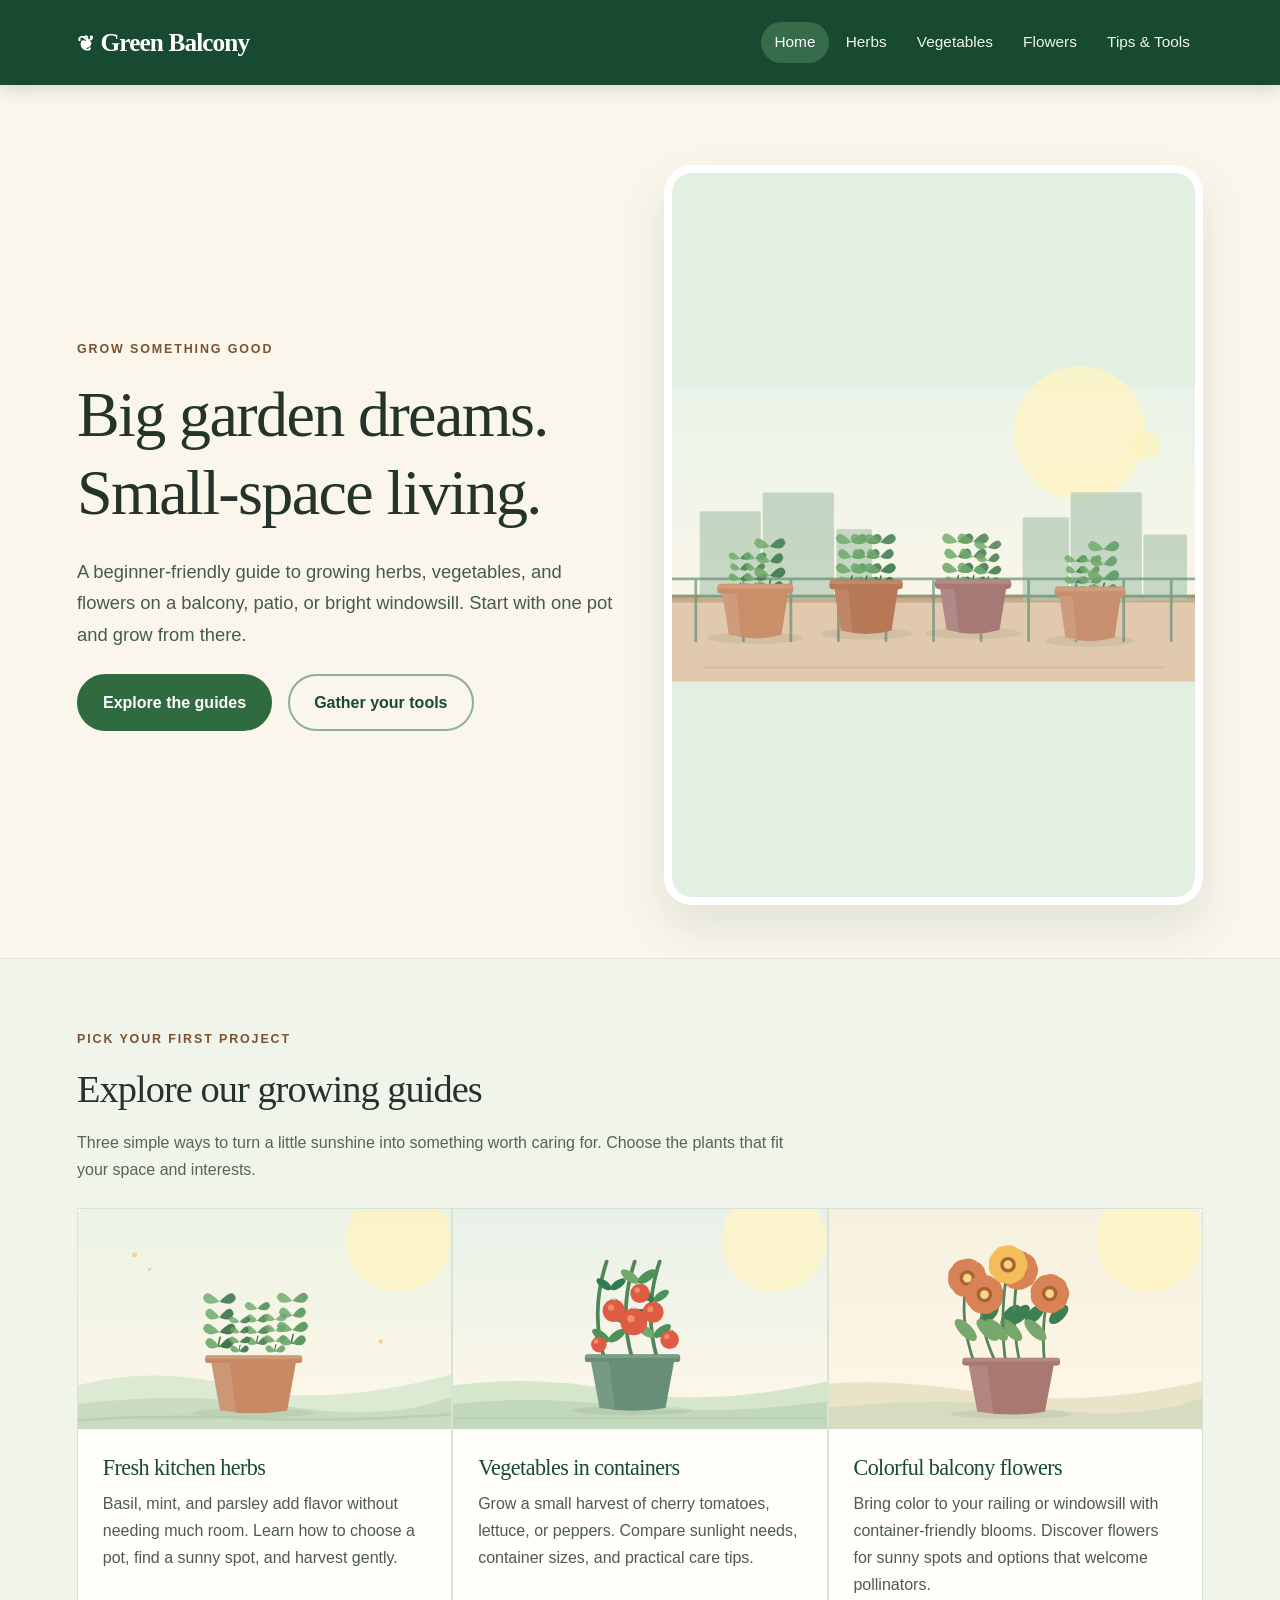
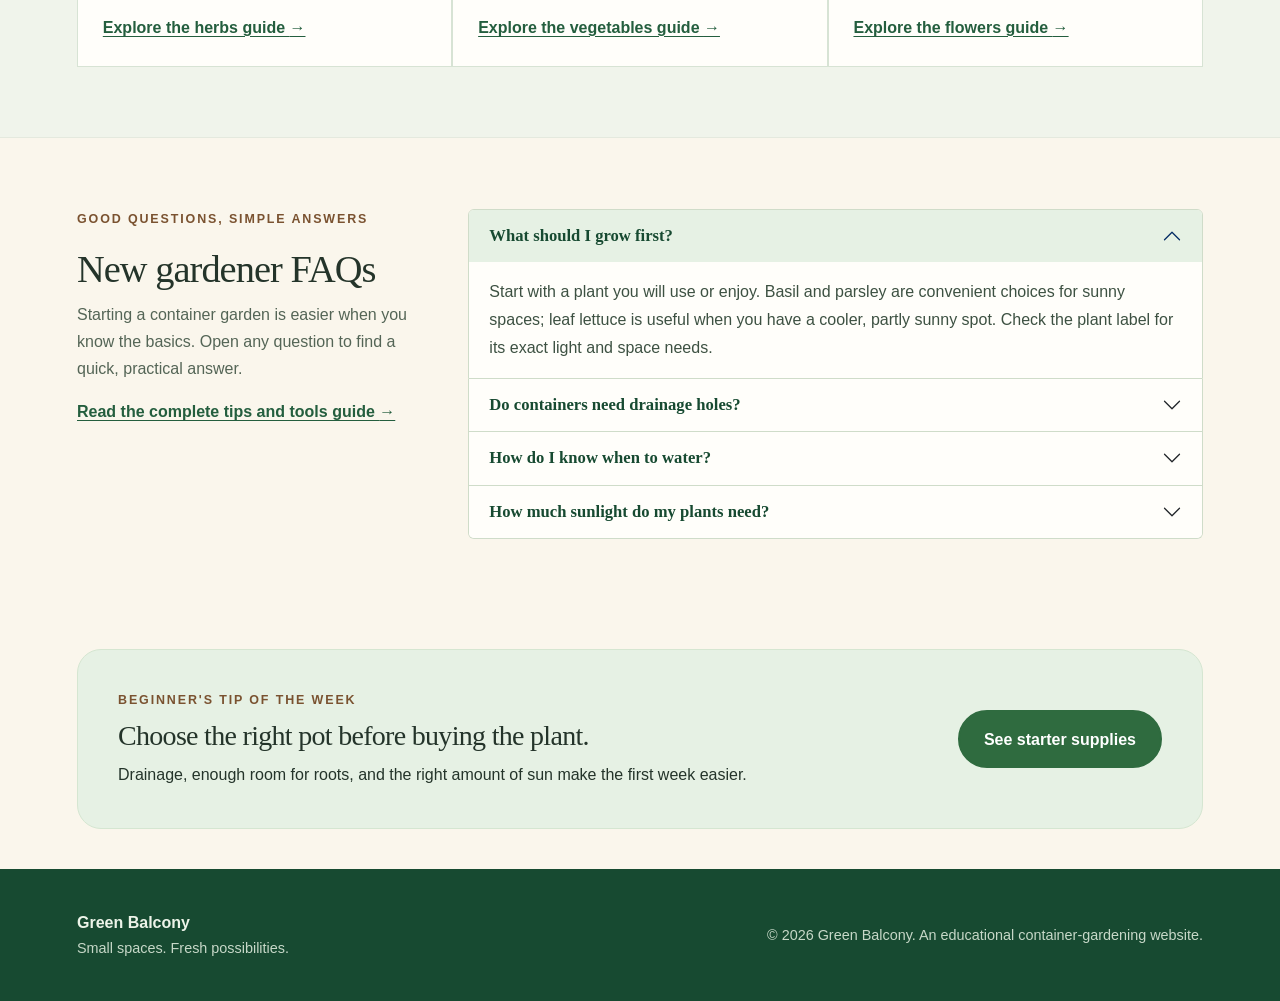
<file: index.html>
<!doctype html>
<html lang="en">
<head>
  <meta charset="utf-8">
  <meta name="viewport" content="width=device-width, initial-scale=1">
  <meta name="description" content="A beginner-friendly Green Balcony guide to growing herbs, vegetables and flowers in small spaces.">
  <title>Home | Green Balcony</title>
  <link href="https://cdn.jsdelivr.net/npm/bootstrap@5.3.8/dist/css/bootstrap.min.css" rel="stylesheet" integrity="sha384-sRIl4kxILFvY47J16cr9ZwB07vP4J8+LH7qKQnuqkuIAvNWLzeN8tE5YBujZqJLB" crossorigin="anonymous">
  <link rel="stylesheet" href="styles.css">
</head>
<body>
  <a class="skip-link" href="#main-content">Skip to main content</a>
  <header class="site-header">
    <nav class="navbar navbar-expand-lg navbar-dark" aria-label="Main navigation">
      <div class="container">
        <a class="navbar-brand text-white" href="index.html"><span class="brand-leaf" aria-hidden="true">❦</span>Green Balcony</a>
        <button class="navbar-toggler" type="button" data-bs-toggle="collapse" data-bs-target="#primaryNav" aria-controls="primaryNav" aria-expanded="false" aria-label="Toggle navigation"><span class="navbar-toggler-icon"></span></button>
        <div class="collapse navbar-collapse" id="primaryNav"><ul class="navbar-nav ms-auto gap-lg-1"><li class="nav-item"><a class="nav-link active" href="index.html" aria-current="page">Home</a></li><li class="nav-item"><a class="nav-link " href="herbs.html" >Herbs</a></li><li class="nav-item"><a class="nav-link " href="vegetables.html" >Vegetables</a></li><li class="nav-item"><a class="nav-link " href="flowers.html" >Flowers</a></li><li class="nav-item"><a class="nav-link " href="tips.html" >Tips &amp; Tools</a></li></ul></div>
      </div>
    </nav>
  </header>
  <main id="main-content" class="site-main">
    <section class="hero">
      <div class="container"><div class="row g-5 align-items-center">
        <div class="col-lg-6"><p class="eyebrow">Grow something good</p><h1>Big garden dreams.<br>Small-space living.</h1>
          <p class="hero-intro mt-4">A beginner-friendly guide to growing herbs, vegetables, and flowers on a balcony, patio, or bright windowsill. Start with one pot and grow from there.</p>
          <div class="d-flex flex-wrap gap-3 mt-4"><a class="btn-garden" href="#grow-guides">Explore the guides</a><a class="btn-garden btn-outline-garden" href="tips.html">Gather your tools</a></div>
        </div>
        <div class="col-lg-6"><img class="hero-art" src="images/balcony-hero.svg" width="1320" height="740" alt="Illustration of a sunny city balcony lined with potted green plants"></div>
      </div></div>
    </section>
    <section id="grow-guides" class="section-pad section-muted" aria-labelledby="guide-heading">
      <div class="container">
        <p class="eyebrow">Pick your first project</p><h2 id="guide-heading" class="mb-3">Explore our growing guides</h2>
        <p class="section-lede mb-4">Three simple ways to turn a little sunshine into something worth caring for. Choose the plants that fit your space and interests.</p>
        <!-- REQUIRED BOOTSTRAP COMPONENT: responsive card-group with three real, local images -->
        <div class="card-group" aria-label="Gardening guide card group">
          <article class="card feature-card">
            <img src="images/herbs.svg" class="card-img-top" width="1200" height="730" alt="Illustration of leafy basil and herbs growing in a terracotta container">
            <div class="card-body"><h3 class="card-title">Fresh kitchen herbs</h3><p class="card-text">Basil, mint, and parsley add flavor without needing much room. Learn how to choose a pot, find a sunny spot, and harvest gently.</p></div>
            <div class="card-footer"><a class="text-link" href="herbs.html">Explore the herbs guide <span aria-hidden="true">→</span></a></div>
          </article>
          <article class="card feature-card">
            <img src="images/vegetables.svg" class="card-img-top" width="1200" height="730" alt="Illustration of red cherry tomatoes growing on leafy stems in a balcony pot">
            <div class="card-body"><h3 class="card-title">Vegetables in containers</h3><p class="card-text">Grow a small harvest of cherry tomatoes, lettuce, or peppers. Compare sunlight needs, container sizes, and practical care tips.</p></div>
            <div class="card-footer"><a class="text-link" href="vegetables.html">Explore the vegetables guide <span aria-hidden="true">→</span></a></div>
          </article>
          <article class="card feature-card">
            <img src="images/flowers.svg" class="card-img-top" width="1200" height="730" alt="Illustration of golden-orange flowers blooming above a planter">
            <div class="card-body"><h3 class="card-title">Colorful balcony flowers</h3><p class="card-text">Bring color to your railing or windowsill with container-friendly blooms. Discover flowers for sunny spots and options that welcome pollinators.</p></div>
            <div class="card-footer"><a class="text-link" href="flowers.html">Explore the flowers guide <span aria-hidden="true">→</span></a></div>
          </article>
        </div>
      </div>
    </section>
    <section id="common-questions" class="section-pad" aria-labelledby="faq-heading">
      <div class="container"><div class="row gy-4 gx-lg-5">
        <div class="col-lg-4"><p class="eyebrow">Good questions, simple answers</p><h2 id="faq-heading">New gardener FAQs</h2>
        <p class="section-lede">Starting a container garden is easier when you know the basics. Open any question to find a quick, practical answer.</p>
        <a class="text-link" href="tips.html">Read the complete tips and tools guide <span aria-hidden="true">→</span></a></div>
        <div class="col-lg-8">
          <!-- REQUIRED BOOTSTRAP COMPONENT: functioning accordion (Bootstrap JS bundle below) -->
          <div class="accordion" id="gardenFaq">
            <div class="accordion-item"><h3 class="accordion-header" id="faqHeadingOne"><button class="accordion-button" type="button" data-bs-toggle="collapse" data-bs-target="#faqCollapseOne" aria-expanded="true" aria-controls="faqCollapseOne">What should I grow first?</button></h3><div id="faqCollapseOne" class="accordion-collapse collapse show" aria-labelledby="faqHeadingOne" data-bs-parent="#gardenFaq"><div class="accordion-body">Start with a plant you will use or enjoy. Basil and parsley are convenient choices for sunny spaces; leaf lettuce is useful when you have a cooler, partly sunny spot. Check the plant label for its exact light and space needs.</div></div></div>
            <div class="accordion-item"><h3 class="accordion-header" id="faqHeadingTwo"><button class="accordion-button collapsed" type="button" data-bs-toggle="collapse" data-bs-target="#faqCollapseTwo" aria-expanded="false" aria-controls="faqCollapseTwo">Do containers need drainage holes?</button></h3><div id="faqCollapseTwo" class="accordion-collapse collapse" aria-labelledby="faqHeadingTwo" data-bs-parent="#gardenFaq"><div class="accordion-body">Yes. Most standard planters need drainage holes so extra water can escape. Choose lightweight potting mix rather than digging up heavy garden soil, and keep saucers emptied after watering.</div></div></div>
            <div class="accordion-item"><h3 class="accordion-header" id="faqHeadingThree"><button class="accordion-button collapsed" type="button" data-bs-toggle="collapse" data-bs-target="#faqCollapseThree" aria-expanded="false" aria-controls="faqCollapseThree">How do I know when to water?</button></h3><div id="faqCollapseThree" class="accordion-collapse collapse" aria-labelledby="faqHeadingThree" data-bs-parent="#gardenFaq"><div class="accordion-body">Feel the potting mix just below the surface. Water according to the plant's needs when it begins to dry, and continue until excess water exits the drainage holes. Hot, windy balconies often dry out faster.</div></div></div>
            <div class="accordion-item"><h3 class="accordion-header" id="faqHeadingFour"><button class="accordion-button collapsed" type="button" data-bs-toggle="collapse" data-bs-target="#faqCollapseFour" aria-expanded="false" aria-controls="faqCollapseFour">How much sunlight do my plants need?</button></h3><div id="faqCollapseFour" class="accordion-collapse collapse" aria-labelledby="faqHeadingFour" data-bs-parent="#gardenFaq"><div class="accordion-body">Many fruiting vegetables need around six or more hours of direct sun. Leafy greens often tolerate less. Observe your space over a day, then use the plant tag and local growing guidance to match plants to available light.</div></div></div>
          </div>
        </div>
      </div></div>
    </section>
    <section class="section-pad-small"><div class="container"><div class="tip-banner d-md-flex align-items-center justify-content-between gap-4"><div><p class="eyebrow mb-2">Beginner's tip of the week</p><h2 class="h3 mb-2">Choose the right pot before buying the plant.</h2><p>Drainage, enough room for roots, and the right amount of sun make the first week easier.</p></div><div class="mt-4 mt-md-0"><a class="btn-garden text-nowrap" href="tips.html">See starter supplies</a></div></div></div></section>

  </main>
  <footer class="foot">
    <div class="container d-flex flex-column flex-md-row align-items-md-center justify-content-between gap-2">
      <div><strong>Green Balcony</strong><div class="footer-small">Small spaces. Fresh possibilities.</div></div>
      <div class="footer-small">&copy; 2026 Green Balcony. An educational container-gardening website.</div>
    </div>
  </footer>
  <script src="https://cdn.jsdelivr.net/npm/bootstrap@5.3.8/dist/js/bootstrap.bundle.min.js" integrity="sha384-FKyoEForCGlyvwx9Hj09JcYn3nv7wiPVlz7YYwJrWVcXK/BmnVDxM+D2scQbITxI" crossorigin="anonymous"></script>
</body>
</html>
</file>
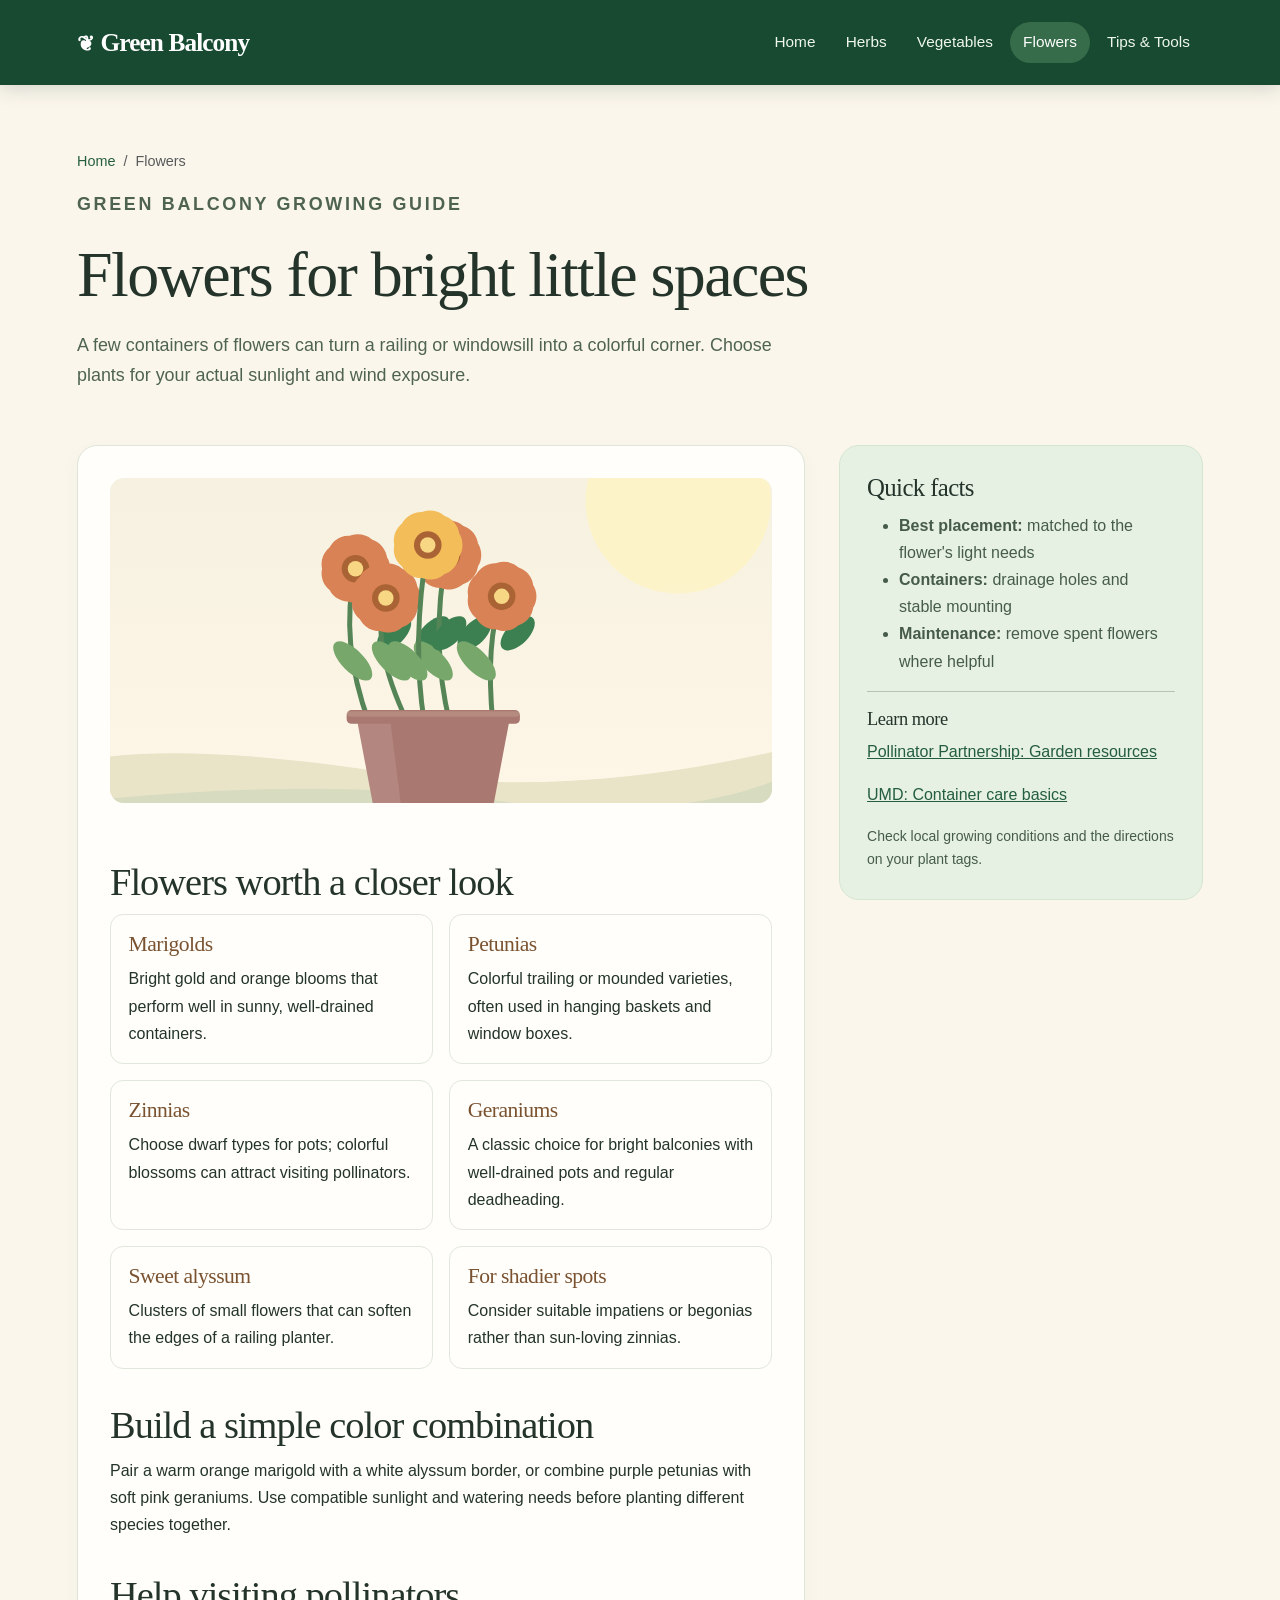
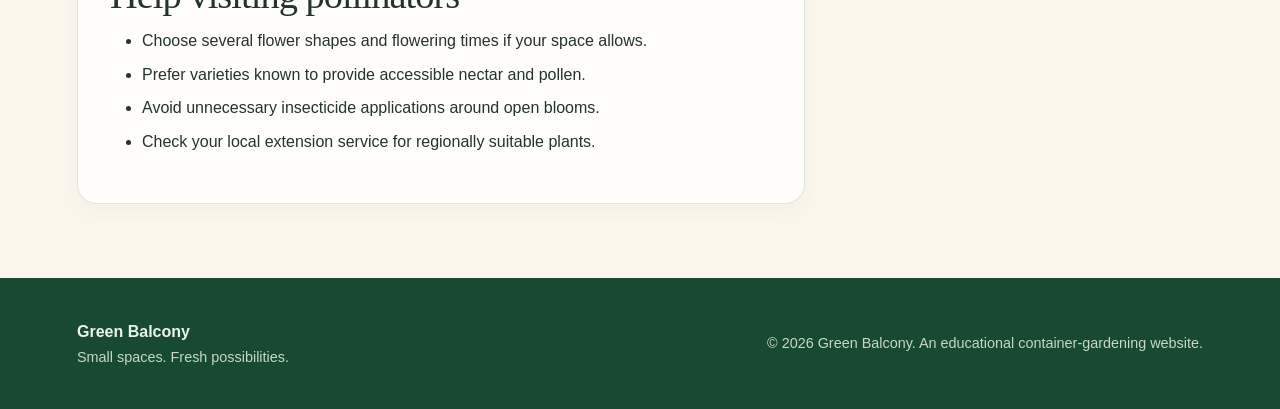
<file: flowers.html>
<!doctype html>
<html lang="en">
<head>
  <meta charset="utf-8">
  <meta name="viewport" content="width=device-width, initial-scale=1">
  <meta name="description" content="Simple, practical guidance for small-space container gardening.">
  <title>Flowers | Green Balcony</title>
  <link href="https://cdn.jsdelivr.net/npm/bootstrap@5.3.8/dist/css/bootstrap.min.css" rel="stylesheet" integrity="sha384-sRIl4kxILFvY47J16cr9ZwB07vP4J8+LH7qKQnuqkuIAvNWLzeN8tE5YBujZqJLB" crossorigin="anonymous">
  <link rel="stylesheet" href="styles.css">
</head>
<body>
  <a class="skip-link" href="#main-content">Skip to main content</a>
  <header class="site-header">
    <nav class="navbar navbar-expand-lg navbar-dark" aria-label="Main navigation">
      <div class="container">
        <a class="navbar-brand text-white" href="index.html"><span class="brand-leaf" aria-hidden="true">❦</span>Green Balcony</a>
        <button class="navbar-toggler" type="button" data-bs-toggle="collapse" data-bs-target="#primaryNav" aria-controls="primaryNav" aria-expanded="false" aria-label="Toggle navigation"><span class="navbar-toggler-icon"></span></button>
        <div class="collapse navbar-collapse" id="primaryNav"><ul class="navbar-nav ms-auto gap-lg-1"><li class="nav-item"><a class="nav-link " href="index.html" >Home</a></li><li class="nav-item"><a class="nav-link " href="herbs.html" >Herbs</a></li><li class="nav-item"><a class="nav-link " href="vegetables.html" >Vegetables</a></li><li class="nav-item"><a class="nav-link active" href="flowers.html" aria-current="page">Flowers</a></li><li class="nav-item"><a class="nav-link " href="tips.html" >Tips &amp; Tools</a></li></ul></div>
      </div>
    </nav>
  </header>
  <main id="main-content" class="site-main">
    <section class="page-hero"><div class="container"><nav aria-label="Breadcrumb"><ol class="breadcrumb"><li class="breadcrumb-item"><a href="index.html">Home</a></li><li class="breadcrumb-item active" aria-current="page">Flowers</li></ol></nav><p class="eyebrow">Green Balcony growing guide</p><h1>Flowers for bright little spaces</h1><p class="mt-3">A few containers of flowers can turn a railing or windowsill into a colorful corner. Choose plants for your actual sunlight and wind exposure.</p></div></section>    <div class="container content-grid"><div class="content-panel">
      <img src="images/flowers.svg" width="1200" height="730" alt="Illustration of bright orange and golden-yellow blossoms in a decorative container">
      <h2>Flowers worth a closer look</h2><div class="plant-list">
        <article><h3>Marigolds</h3><p>Bright gold and orange blooms that perform well in sunny, well-drained containers.</p></article>
        <article><h3>Petunias</h3><p>Colorful trailing or mounded varieties, often used in hanging baskets and window boxes.</p></article>
        <article><h3>Zinnias</h3><p>Choose dwarf types for pots; colorful blossoms can attract visiting pollinators.</p></article>
        <article><h3>Geraniums</h3><p>A classic choice for bright balconies with well-drained pots and regular deadheading.</p></article>
        <article><h3>Sweet alyssum</h3><p>Clusters of small flowers that can soften the edges of a railing planter.</p></article>
        <article><h3>For shadier spots</h3><p>Consider suitable impatiens or begonias rather than sun-loving zinnias.</p></article>
      </div><h2>Build a simple color combination</h2><p>Pair a warm orange marigold with a white alyssum border, or combine purple petunias with soft pink geraniums. Use compatible sunlight and watering needs before planting different species together.</p>
      <h2>Help visiting pollinators</h2><ul><li>Choose several flower shapes and flowering times if your space allows.</li><li>Prefer varieties known to provide accessible nectar and pollen.</li><li>Avoid unnecessary insecticide applications around open blooms.</li><li>Check your local extension service for regionally suitable plants.</li></ul>
    </div><aside class="sidebar" aria-label="Quick growing facts and resources"><h2>Quick facts</h2><ul><li><strong>Best placement:</strong> matched to the flower's light needs</li><li><strong>Containers:</strong> drainage holes and stable mounting</li><li><strong>Maintenance:</strong> remove spent flowers where helpful</li></ul><hr><h3>Learn more</h3><p><a href="https://www.pollinator.org/gardencards" target="_blank" rel="noopener noreferrer">Pollinator Partnership: Garden resources</a></p><p><a href="https://extension.umd.edu/resource/growing-vegetables-containers-and-salad-tables" target="_blank" rel="noopener noreferrer">UMD: Container care basics</a></p><p class="small mt-3 mb-0">Check local growing conditions and the directions on your plant tags.</p></aside></div>
  </main>
  <footer class="foot">
    <div class="container d-flex flex-column flex-md-row align-items-md-center justify-content-between gap-2">
      <div><strong>Green Balcony</strong><div class="footer-small">Small spaces. Fresh possibilities.</div></div>
      <div class="footer-small">&copy; 2026 Green Balcony. An educational container-gardening website.</div>
    </div>
  </footer>
  <script src="https://cdn.jsdelivr.net/npm/bootstrap@5.3.8/dist/js/bootstrap.bundle.min.js" integrity="sha384-FKyoEForCGlyvwx9Hj09JcYn3nv7wiPVlz7YYwJrWVcXK/BmnVDxM+D2scQbITxI" crossorigin="anonymous"></script>
</body>
</html>
</file>
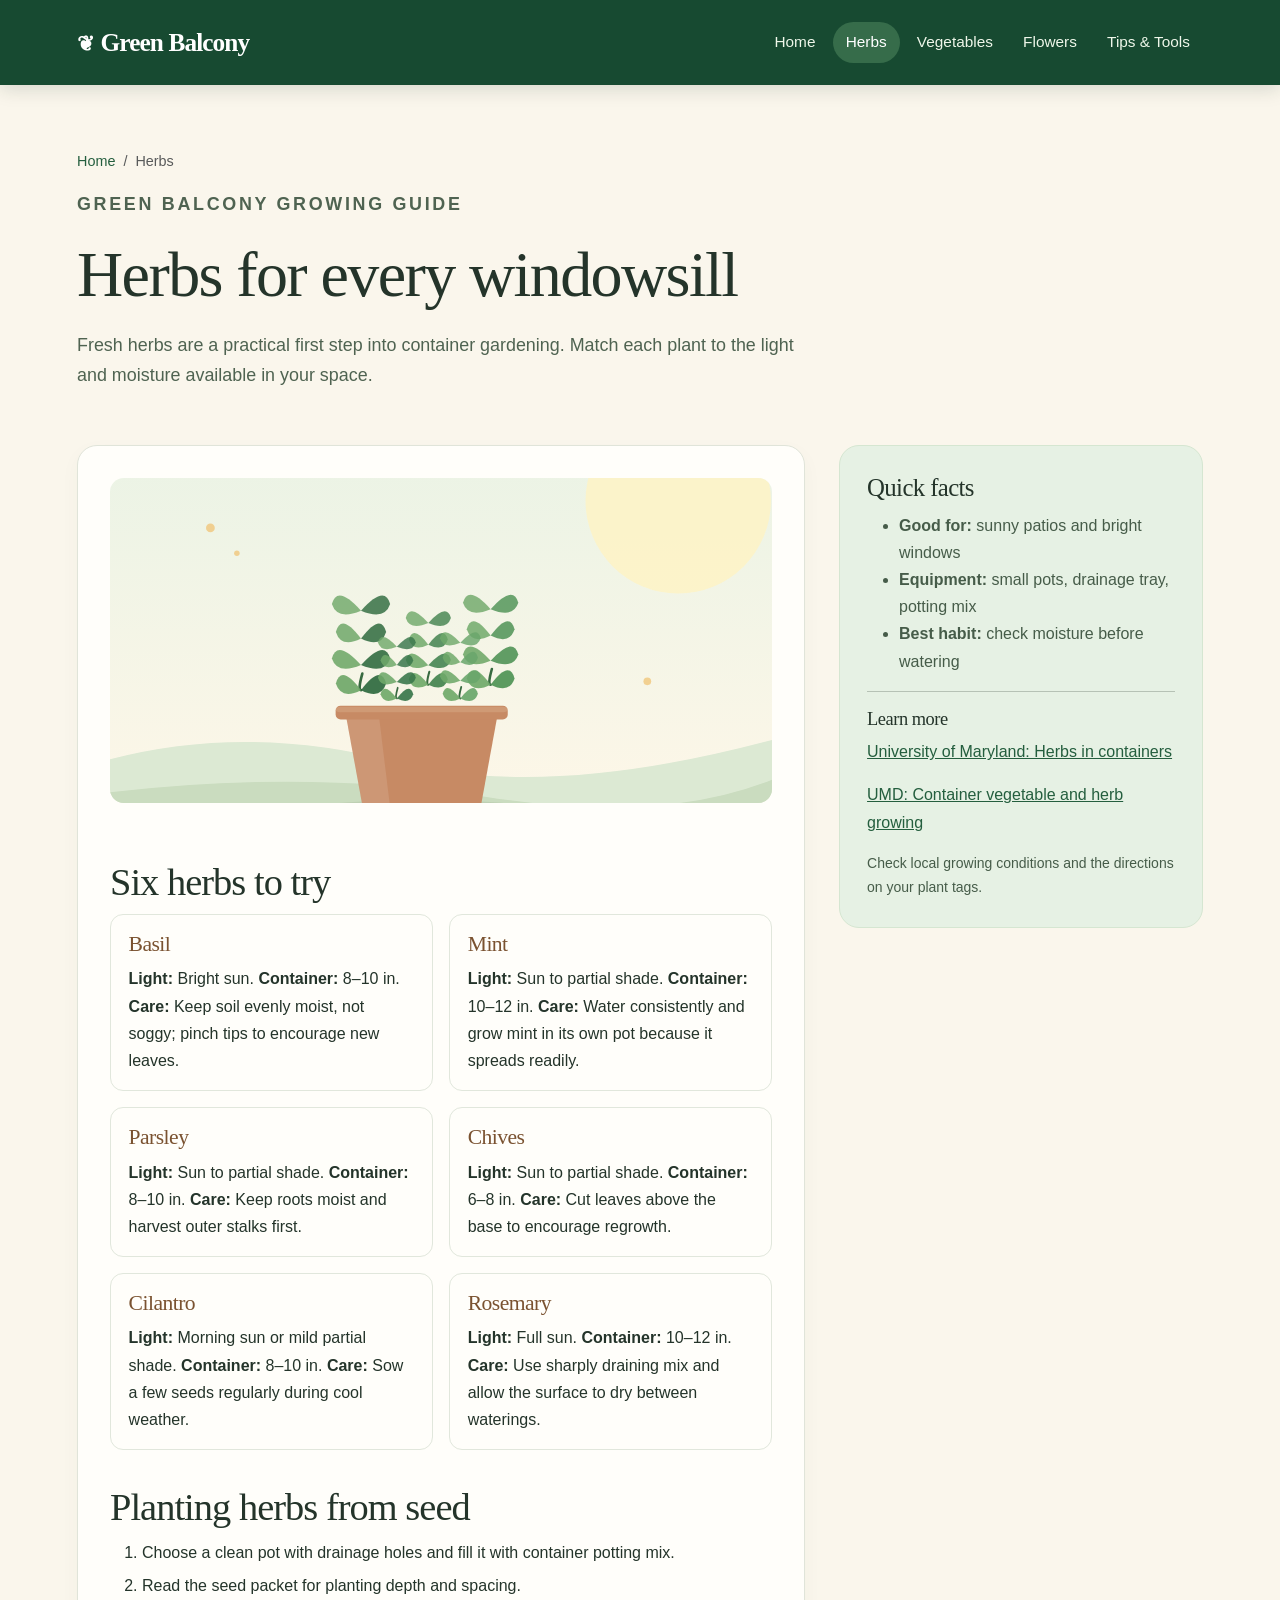
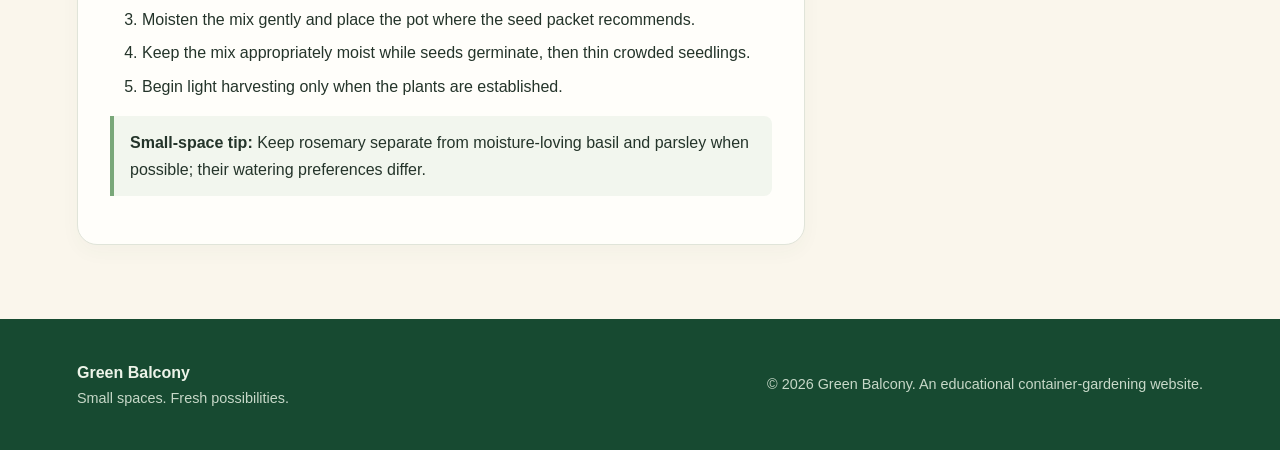
<file: herbs.html>
<!doctype html>
<html lang="en">
<head>
  <meta charset="utf-8">
  <meta name="viewport" content="width=device-width, initial-scale=1">
  <meta name="description" content="Simple, practical guidance for small-space container gardening.">
  <title>Herbs | Green Balcony</title>
  <link href="https://cdn.jsdelivr.net/npm/bootstrap@5.3.8/dist/css/bootstrap.min.css" rel="stylesheet" integrity="sha384-sRIl4kxILFvY47J16cr9ZwB07vP4J8+LH7qKQnuqkuIAvNWLzeN8tE5YBujZqJLB" crossorigin="anonymous">
  <link rel="stylesheet" href="styles.css">
</head>
<body>
  <a class="skip-link" href="#main-content">Skip to main content</a>
  <header class="site-header">
    <nav class="navbar navbar-expand-lg navbar-dark" aria-label="Main navigation">
      <div class="container">
        <a class="navbar-brand text-white" href="index.html"><span class="brand-leaf" aria-hidden="true">❦</span>Green Balcony</a>
        <button class="navbar-toggler" type="button" data-bs-toggle="collapse" data-bs-target="#primaryNav" aria-controls="primaryNav" aria-expanded="false" aria-label="Toggle navigation"><span class="navbar-toggler-icon"></span></button>
        <div class="collapse navbar-collapse" id="primaryNav"><ul class="navbar-nav ms-auto gap-lg-1"><li class="nav-item"><a class="nav-link " href="index.html" >Home</a></li><li class="nav-item"><a class="nav-link active" href="herbs.html" aria-current="page">Herbs</a></li><li class="nav-item"><a class="nav-link " href="vegetables.html" >Vegetables</a></li><li class="nav-item"><a class="nav-link " href="flowers.html" >Flowers</a></li><li class="nav-item"><a class="nav-link " href="tips.html" >Tips &amp; Tools</a></li></ul></div>
      </div>
    </nav>
  </header>
  <main id="main-content" class="site-main">
    <section class="page-hero"><div class="container"><nav aria-label="Breadcrumb"><ol class="breadcrumb"><li class="breadcrumb-item"><a href="index.html">Home</a></li><li class="breadcrumb-item active" aria-current="page">Herbs</li></ol></nav><p class="eyebrow">Green Balcony growing guide</p><h1>Herbs for every windowsill</h1><p class="mt-3">Fresh herbs are a practical first step into container gardening. Match each plant to the light and moisture available in your space.</p></div></section>    <div class="container content-grid"><div class="content-panel">
      <img src="images/herbs.svg" width="1200" height="730" alt="Illustration of several leafy herbs growing together in a terracotta pot">
      <h2>Six herbs to try</h2><div class="plant-list">
        <article><h3>Basil</h3><p><strong>Light:</strong> Bright sun. <strong>Container:</strong> 8–10 in. <strong>Care:</strong> Keep soil evenly moist, not soggy; pinch tips to encourage new leaves.</p></article>
        <article><h3>Mint</h3><p><strong>Light:</strong> Sun to partial shade. <strong>Container:</strong> 10–12 in. <strong>Care:</strong> Water consistently and grow mint in its own pot because it spreads readily.</p></article>
        <article><h3>Parsley</h3><p><strong>Light:</strong> Sun to partial shade. <strong>Container:</strong> 8–10 in. <strong>Care:</strong> Keep roots moist and harvest outer stalks first.</p></article>
        <article><h3>Chives</h3><p><strong>Light:</strong> Sun to partial shade. <strong>Container:</strong> 6–8 in. <strong>Care:</strong> Cut leaves above the base to encourage regrowth.</p></article>
        <article><h3>Cilantro</h3><p><strong>Light:</strong> Morning sun or mild partial shade. <strong>Container:</strong> 8–10 in. <strong>Care:</strong> Sow a few seeds regularly during cool weather.</p></article>
        <article><h3>Rosemary</h3><p><strong>Light:</strong> Full sun. <strong>Container:</strong> 10–12 in. <strong>Care:</strong> Use sharply draining mix and allow the surface to dry between waterings.</p></article>
      </div><h2>Planting herbs from seed</h2><ol><li>Choose a clean pot with drainage holes and fill it with container potting mix.</li><li>Read the seed packet for planting depth and spacing.</li><li>Moisten the mix gently and place the pot where the seed packet recommends.</li><li>Keep the mix appropriately moist while seeds germinate, then thin crowded seedlings.</li><li>Begin light harvesting only when the plants are established.</li></ol>
      <p class="note"><strong>Small-space tip:</strong> Keep rosemary separate from moisture-loving basil and parsley when possible; their watering preferences differ.</p>
    </div><aside class="sidebar" aria-label="Quick growing facts and resources"><h2>Quick facts</h2><ul><li><strong>Good for:</strong> sunny patios and bright windows</li><li><strong>Equipment:</strong> small pots, drainage tray, potting mix</li><li><strong>Best habit:</strong> check moisture before watering</li></ul><hr><h3>Learn more</h3><p><a href="https://extension.umd.edu/resource/growing-herbs-containers-and-indoors" target="_blank" rel="noopener noreferrer">University of Maryland: Herbs in containers</a></p><p><a href="https://extension.umd.edu/resource/growing-vegetables-containers-and-salad-tables" target="_blank" rel="noopener noreferrer">UMD: Container vegetable and herb growing</a></p><p class="small mt-3 mb-0">Check local growing conditions and the directions on your plant tags.</p></aside></div>
  </main>
  <footer class="foot">
    <div class="container d-flex flex-column flex-md-row align-items-md-center justify-content-between gap-2">
      <div><strong>Green Balcony</strong><div class="footer-small">Small spaces. Fresh possibilities.</div></div>
      <div class="footer-small">&copy; 2026 Green Balcony. An educational container-gardening website.</div>
    </div>
  </footer>
  <script src="https://cdn.jsdelivr.net/npm/bootstrap@5.3.8/dist/js/bootstrap.bundle.min.js" integrity="sha384-FKyoEForCGlyvwx9Hj09JcYn3nv7wiPVlz7YYwJrWVcXK/BmnVDxM+D2scQbITxI" crossorigin="anonymous"></script>
</body>
</html>
</file>
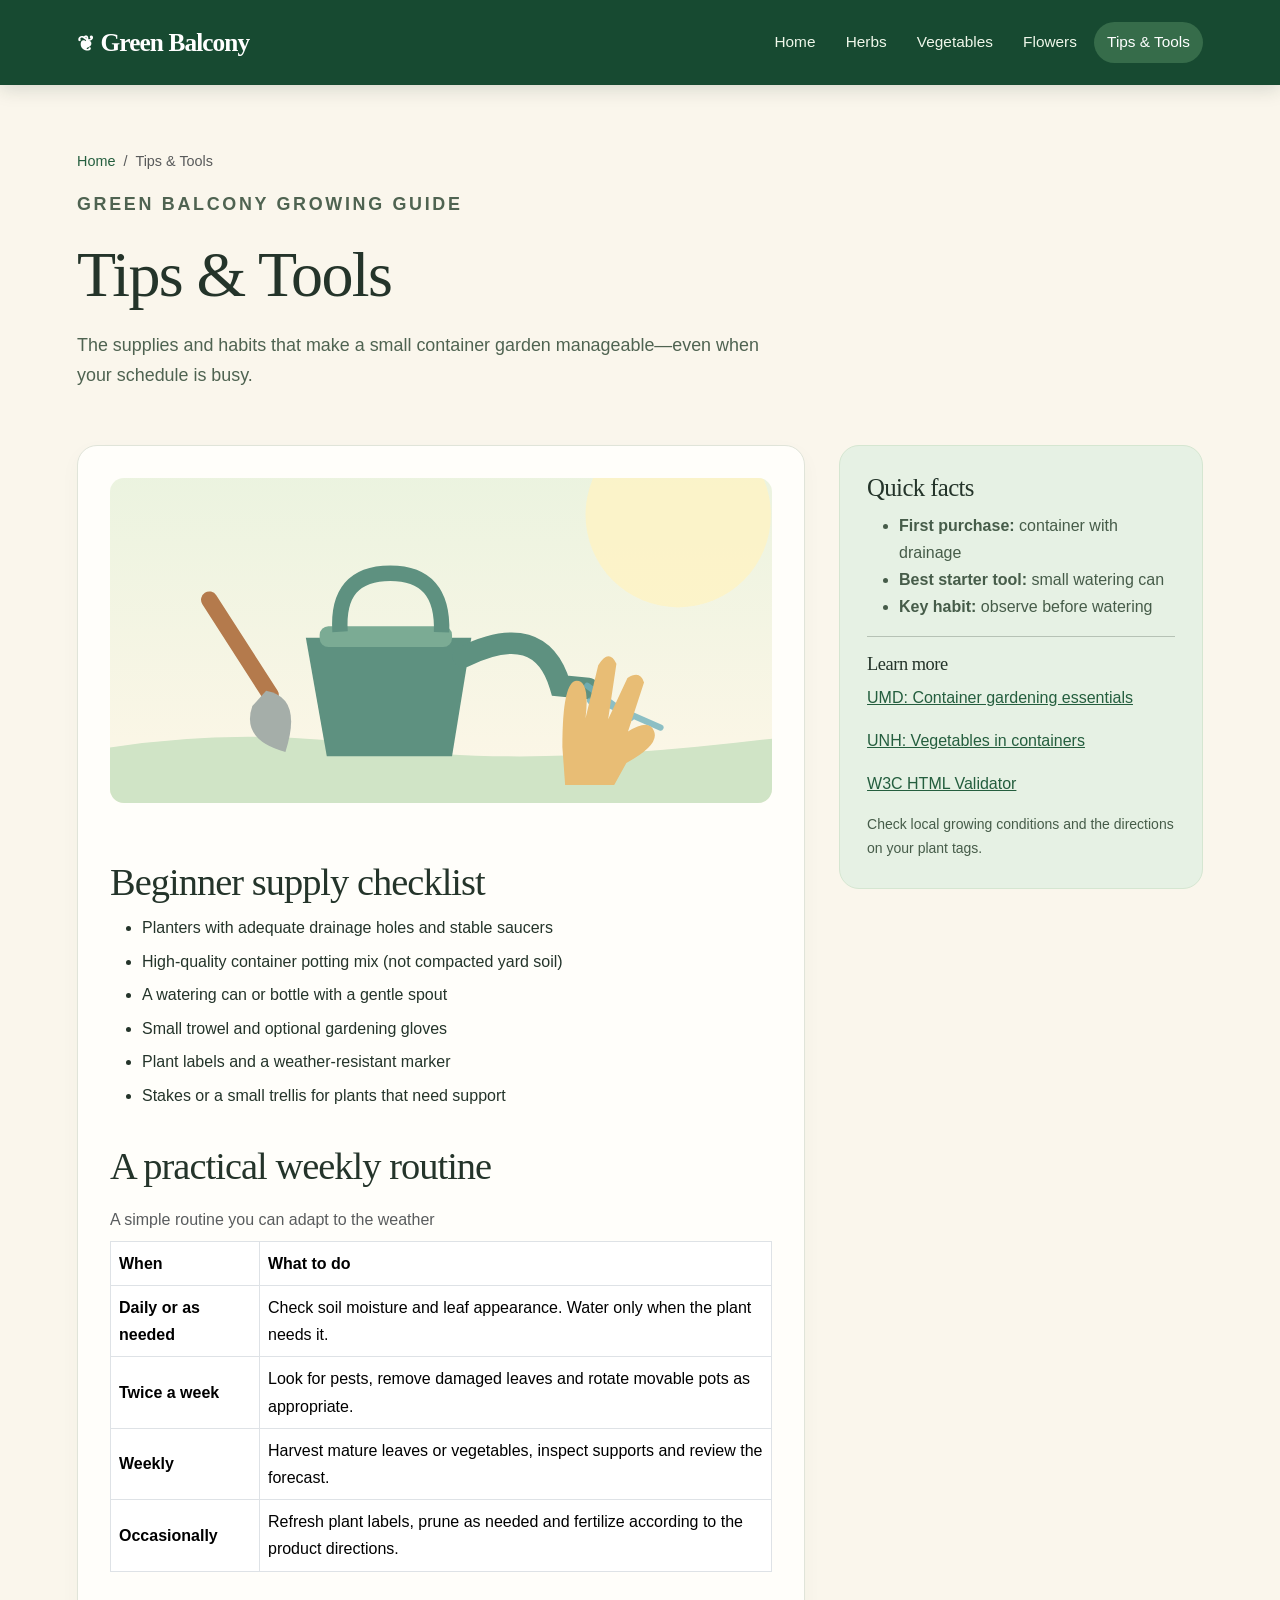
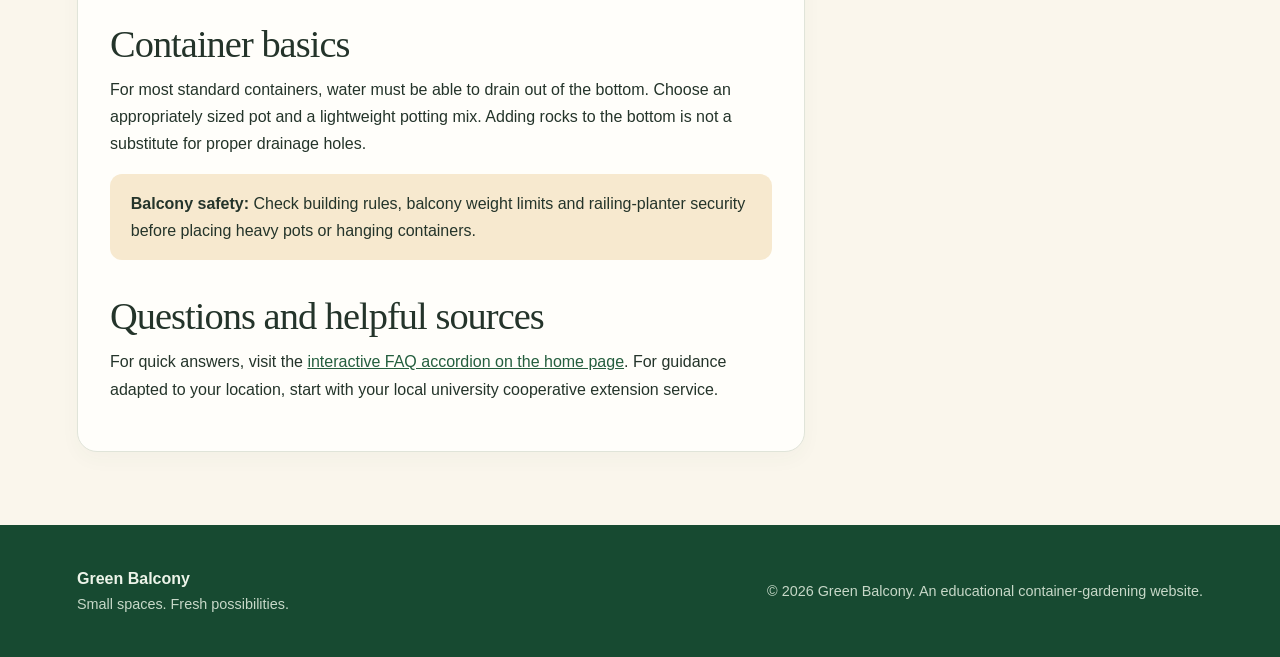
<file: tips.html>
<!doctype html>
<html lang="en">
<head>
  <meta charset="utf-8">
  <meta name="viewport" content="width=device-width, initial-scale=1">
  <meta name="description" content="Simple, practical guidance for small-space container gardening.">
  <title>Tips & Tools | Green Balcony</title>
  <link href="https://cdn.jsdelivr.net/npm/bootstrap@5.3.8/dist/css/bootstrap.min.css" rel="stylesheet" integrity="sha384-sRIl4kxILFvY47J16cr9ZwB07vP4J8+LH7qKQnuqkuIAvNWLzeN8tE5YBujZqJLB" crossorigin="anonymous">
  <link rel="stylesheet" href="styles.css">
</head>
<body>
  <a class="skip-link" href="#main-content">Skip to main content</a>
  <header class="site-header">
    <nav class="navbar navbar-expand-lg navbar-dark" aria-label="Main navigation">
      <div class="container">
        <a class="navbar-brand text-white" href="index.html"><span class="brand-leaf" aria-hidden="true">❦</span>Green Balcony</a>
        <button class="navbar-toggler" type="button" data-bs-toggle="collapse" data-bs-target="#primaryNav" aria-controls="primaryNav" aria-expanded="false" aria-label="Toggle navigation"><span class="navbar-toggler-icon"></span></button>
        <div class="collapse navbar-collapse" id="primaryNav"><ul class="navbar-nav ms-auto gap-lg-1"><li class="nav-item"><a class="nav-link " href="index.html" >Home</a></li><li class="nav-item"><a class="nav-link " href="herbs.html" >Herbs</a></li><li class="nav-item"><a class="nav-link " href="vegetables.html" >Vegetables</a></li><li class="nav-item"><a class="nav-link " href="flowers.html" >Flowers</a></li><li class="nav-item"><a class="nav-link active" href="tips.html" aria-current="page">Tips &amp; Tools</a></li></ul></div>
      </div>
    </nav>
  </header>
  <main id="main-content" class="site-main">
    <section class="page-hero"><div class="container"><nav aria-label="Breadcrumb"><ol class="breadcrumb"><li class="breadcrumb-item"><a href="index.html">Home</a></li><li class="breadcrumb-item active" aria-current="page">Tips &amp; Tools</li></ol></nav><p class="eyebrow">Green Balcony growing guide</p><h1>Tips &amp; Tools</h1><p class="mt-3">The supplies and habits that make a small container garden manageable—even when your schedule is busy.</p></div></section>    <div class="container content-grid"><div class="content-panel">
      <img src="images/tools.svg" width="1200" height="680" alt="Illustration of a watering can, hand trowel, and garden glove">
      <h2>Beginner supply checklist</h2><ul><li>Planters with adequate drainage holes and stable saucers</li><li>High-quality container potting mix (not compacted yard soil)</li><li>A watering can or bottle with a gentle spout</li><li>Small trowel and optional gardening gloves</li><li>Plant labels and a weather-resistant marker</li><li>Stakes or a small trellis for plants that need support</li></ul>
      <h2>A practical weekly routine</h2><div class="table-responsive"><table class="table table-bordered align-middle"><caption class="caption-top">A simple routine you can adapt to the weather</caption><thead><tr><th scope="col">When</th><th scope="col">What to do</th></tr></thead><tbody><tr><th scope="row">Daily or as needed</th><td>Check soil moisture and leaf appearance. Water only when the plant needs it.</td></tr><tr><th scope="row">Twice a week</th><td>Look for pests, remove damaged leaves and rotate movable pots as appropriate.</td></tr><tr><th scope="row">Weekly</th><td>Harvest mature leaves or vegetables, inspect supports and review the forecast.</td></tr><tr><th scope="row">Occasionally</th><td>Refresh plant labels, prune as needed and fertilize according to the product directions.</td></tr></tbody></table></div>
      <h2>Container basics</h2><p>For most standard containers, water must be able to drain out of the bottom. Choose an appropriately sized pot and a lightweight potting mix. Adding rocks to the bottom is not a substitute for proper drainage holes.</p>
      <p class="info-bar"><strong>Balcony safety:</strong> Check building rules, balcony weight limits and railing-planter security before placing heavy pots or hanging containers.</p>
      <h2>Questions and helpful sources</h2><p>For quick answers, visit the <a href="index.html#common-questions">interactive FAQ accordion on the home page</a>. For guidance adapted to your location, start with your local university cooperative extension service.</p>
    </div><aside class="sidebar" aria-label="Quick growing facts and resources"><h2>Quick facts</h2><ul><li><strong>First purchase:</strong> container with drainage</li><li><strong>Best starter tool:</strong> small watering can</li><li><strong>Key habit:</strong> observe before watering</li></ul><hr><h3>Learn more</h3><p><a href="https://extension.umd.edu/resource/growing-vegetables-containers-and-salad-tables" target="_blank" rel="noopener noreferrer">UMD: Container gardening essentials</a></p><p><a href="https://extension.unh.edu/resource/growing-vegetables-containers-fact-sheet" target="_blank" rel="noopener noreferrer">UNH: Vegetables in containers</a></p><p><a href="https://validator.w3.org/" target="_blank" rel="noopener noreferrer">W3C HTML Validator</a></p><p class="small mt-3 mb-0">Check local growing conditions and the directions on your plant tags.</p></aside></div>
  </main>
  <footer class="foot">
    <div class="container d-flex flex-column flex-md-row align-items-md-center justify-content-between gap-2">
      <div><strong>Green Balcony</strong><div class="footer-small">Small spaces. Fresh possibilities.</div></div>
      <div class="footer-small">&copy; 2026 Green Balcony. An educational container-gardening website.</div>
    </div>
  </footer>
  <script src="https://cdn.jsdelivr.net/npm/bootstrap@5.3.8/dist/js/bootstrap.bundle.min.js" integrity="sha384-FKyoEForCGlyvwx9Hj09JcYn3nv7wiPVlz7YYwJrWVcXK/BmnVDxM+D2scQbITxI" crossorigin="anonymous"></script>
</body>
</html>
</file>
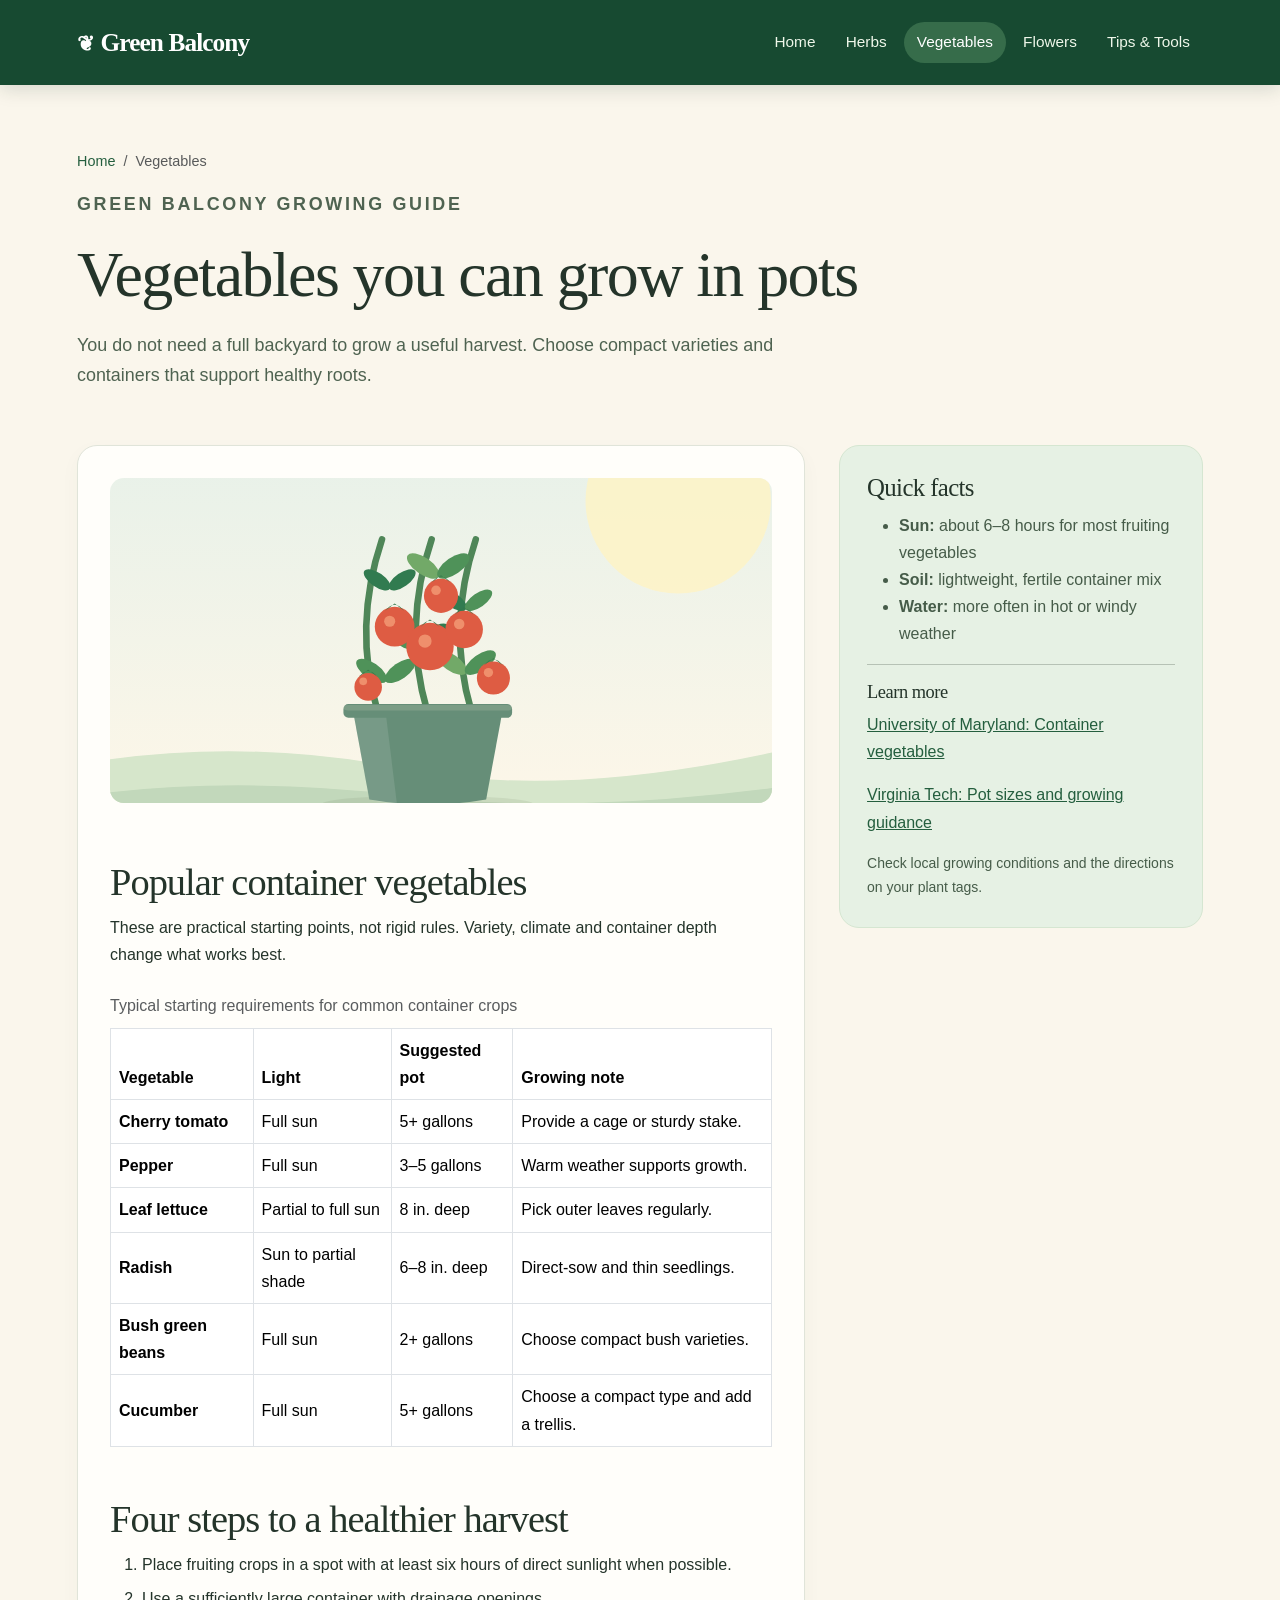
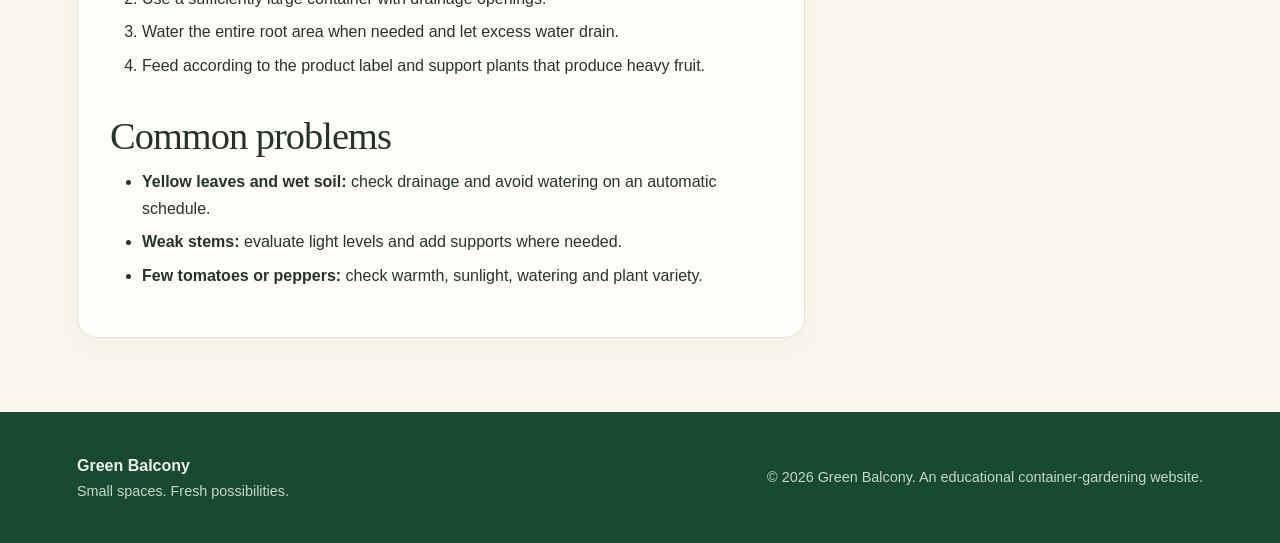
<file: vegetables.html>
<!doctype html>
<html lang="en">
<head>
  <meta charset="utf-8">
  <meta name="viewport" content="width=device-width, initial-scale=1">
  <meta name="description" content="Simple, practical guidance for small-space container gardening.">
  <title>Vegetables | Green Balcony</title>
  <link href="https://cdn.jsdelivr.net/npm/bootstrap@5.3.8/dist/css/bootstrap.min.css" rel="stylesheet" integrity="sha384-sRIl4kxILFvY47J16cr9ZwB07vP4J8+LH7qKQnuqkuIAvNWLzeN8tE5YBujZqJLB" crossorigin="anonymous">
  <link rel="stylesheet" href="styles.css">
</head>
<body>
  <a class="skip-link" href="#main-content">Skip to main content</a>
  <header class="site-header">
    <nav class="navbar navbar-expand-lg navbar-dark" aria-label="Main navigation">
      <div class="container">
        <a class="navbar-brand text-white" href="index.html"><span class="brand-leaf" aria-hidden="true">❦</span>Green Balcony</a>
        <button class="navbar-toggler" type="button" data-bs-toggle="collapse" data-bs-target="#primaryNav" aria-controls="primaryNav" aria-expanded="false" aria-label="Toggle navigation"><span class="navbar-toggler-icon"></span></button>
        <div class="collapse navbar-collapse" id="primaryNav"><ul class="navbar-nav ms-auto gap-lg-1"><li class="nav-item"><a class="nav-link " href="index.html" >Home</a></li><li class="nav-item"><a class="nav-link " href="herbs.html" >Herbs</a></li><li class="nav-item"><a class="nav-link active" href="vegetables.html" aria-current="page">Vegetables</a></li><li class="nav-item"><a class="nav-link " href="flowers.html" >Flowers</a></li><li class="nav-item"><a class="nav-link " href="tips.html" >Tips &amp; Tools</a></li></ul></div>
      </div>
    </nav>
  </header>
  <main id="main-content" class="site-main">
    <section class="page-hero"><div class="container"><nav aria-label="Breadcrumb"><ol class="breadcrumb"><li class="breadcrumb-item"><a href="index.html">Home</a></li><li class="breadcrumb-item active" aria-current="page">Vegetables</li></ol></nav><p class="eyebrow">Green Balcony growing guide</p><h1>Vegetables you can grow in pots</h1><p class="mt-3">You do not need a full backyard to grow a useful harvest. Choose compact varieties and containers that support healthy roots.</p></div></section>    <div class="container content-grid"><div class="content-panel">
      <img src="images/vegetables.svg" width="1200" height="730" alt="Illustration of red cherry tomatoes growing on leafy stems in a patio container">
      <h2>Popular container vegetables</h2><p>These are practical starting points, not rigid rules. Variety, climate and container depth change what works best.</p>
      <div class="table-responsive"><table class="table table-bordered align-middle"><caption class="caption-top">Typical starting requirements for common container crops</caption><thead><tr><th scope="col">Vegetable</th><th scope="col">Light</th><th scope="col">Suggested pot</th><th scope="col">Growing note</th></tr></thead><tbody>
      <tr><th scope="row">Cherry tomato</th><td>Full sun</td><td>5+ gallons</td><td>Provide a cage or sturdy stake.</td></tr><tr><th scope="row">Pepper</th><td>Full sun</td><td>3–5 gallons</td><td>Warm weather supports growth.</td></tr><tr><th scope="row">Leaf lettuce</th><td>Partial to full sun</td><td>8 in. deep</td><td>Pick outer leaves regularly.</td></tr><tr><th scope="row">Radish</th><td>Sun to partial shade</td><td>6–8 in. deep</td><td>Direct-sow and thin seedlings.</td></tr><tr><th scope="row">Bush green beans</th><td>Full sun</td><td>2+ gallons</td><td>Choose compact bush varieties.</td></tr><tr><th scope="row">Cucumber</th><td>Full sun</td><td>5+ gallons</td><td>Choose a compact type and add a trellis.</td></tr>
      </tbody></table></div>
      <h2>Four steps to a healthier harvest</h2><ol><li>Place fruiting crops in a spot with at least six hours of direct sunlight when possible.</li><li>Use a sufficiently large container with drainage openings.</li><li>Water the entire root area when needed and let excess water drain.</li><li>Feed according to the product label and support plants that produce heavy fruit.</li></ol>
      <h2>Common problems</h2><ul><li><strong>Yellow leaves and wet soil:</strong> check drainage and avoid watering on an automatic schedule.</li><li><strong>Weak stems:</strong> evaluate light levels and add supports where needed.</li><li><strong>Few tomatoes or peppers:</strong> check warmth, sunlight, watering and plant variety.</li></ul>
    </div><aside class="sidebar" aria-label="Quick growing facts and resources"><h2>Quick facts</h2><ul><li><strong>Sun:</strong> about 6–8 hours for most fruiting vegetables</li><li><strong>Soil:</strong> lightweight, fertile container mix</li><li><strong>Water:</strong> more often in hot or windy weather</li></ul><hr><h3>Learn more</h3><p><a href="https://extension.umd.edu/resource/growing-vegetables-containers-and-salad-tables" target="_blank" rel="noopener noreferrer">University of Maryland: Container vegetables</a></p><p><a href="https://ext.vt.edu/content/pubs_ext_vt_edu/en/426/426-336/426-336.html" target="_blank" rel="noopener noreferrer">Virginia Tech: Pot sizes and growing guidance</a></p><p class="small mt-3 mb-0">Check local growing conditions and the directions on your plant tags.</p></aside></div>
  </main>
  <footer class="foot">
    <div class="container d-flex flex-column flex-md-row align-items-md-center justify-content-between gap-2">
      <div><strong>Green Balcony</strong><div class="footer-small">Small spaces. Fresh possibilities.</div></div>
      <div class="footer-small">&copy; 2026 Green Balcony. An educational container-gardening website.</div>
    </div>
  </footer>
  <script src="https://cdn.jsdelivr.net/npm/bootstrap@5.3.8/dist/js/bootstrap.bundle.min.js" integrity="sha384-FKyoEForCGlyvwx9Hj09JcYn3nv7wiPVlz7YYwJrWVcXK/BmnVDxM+D2scQbITxI" crossorigin="anonymous"></script>
</body>
</html>
</file>
<file: styles.css>
/* Green Balcony | custom stylesheet after Bootstrap 5.1 */
:root { --forest:#2f6b3f; --forest-dark:#174a31; --mint:#e6f1e4; --cream:#faf6ec; --brown:#7a5230; --ink:#24342a; }
*, *::before, *::after { box-sizing:border-box; }
html { scroll-behavior:smooth; }
body { color:var(--ink); background:var(--cream); font-family:Arial,Verdana,sans-serif; line-height:1.7; }
h1,h2,h3,h4,.navbar-brand { font-family:Georgia,'Times New Roman',serif; }
h1,h2,h3 { line-height:1.22; letter-spacing:-.025em; }
h1 { font-size:clamp(2.5rem,5vw,4.3rem); }
h2 { font-size:clamp(1.8rem,3vw,2.6rem); }
h3 { font-size:1.35rem; }
a { color:#245e3e; }
a:hover { color:#133d2b; }
a:focus-visible,button:focus-visible { outline:3px solid #d0a950; outline-offset:3px; }
.skip-link { position:absolute; z-index:1100; top:-70px; left:18px; background:#fff; color:#153c2c; padding:.6rem 1rem; }
.skip-link:focus { top:10px; }
.site-header { background:var(--forest-dark); box-shadow:0 4px 18px rgba(11,40,26,.15); }
.navbar { padding:1rem 0; }
.navbar-brand { font-size:1.58rem; font-weight:700; letter-spacing:-.035em; }
.brand-leaf { display:inline-block; border-radius:50%; font-family:Arial,sans-serif; text-align:center; margin-right:.4rem; font-size:1.3rem; }
.navbar-dark .navbar-nav .nav-link { color:#eff7ea; font-size:.96rem; padding:.48rem .82rem; border-radius:999px; }
.navbar-dark .navbar-nav .nav-link:hover, .navbar-dark .navbar-nav .nav-link.active { background:#366c4a; color:white; }
.navbar-dark .navbar-toggler { border-color:rgba(255,255,255,.4); }
.container { max-width:1150px; }
.site-main { min-height:calc(100vh - 250px); }
.hero { padding:5rem 0 3.3rem; }
.eyebrow { color:var(--brown); font-size:.78rem; font-weight:800; text-transform:uppercase; letter-spacing:.15em; }
.hero-intro { font-size:1.15rem; max-width:36rem; color:#465b4b; }
.hero-art { display:block; width:100%; border-radius:28px; border:8px solid #fff; box-shadow:0 22px 48px rgba(39,83,47,.12); background:#e2f0e2; }
.btn-garden { display:inline-block; background:var(--forest); color:#fff; border:2px solid var(--forest); border-radius:999px; padding:.82rem 1.5rem; font-weight:700; text-decoration:none; transition:background .2s,transform .2s; }
.btn-garden:hover { background:var(--forest-dark); border-color:var(--forest-dark); color:#fff; transform:translateY(-2px); }
.btn-outline-garden { background:transparent; color:var(--forest-dark); border-color:#91ae96; }
.btn-outline-garden:hover { color:#fff; }
.section-pad { padding:4.4rem 0; }
.section-pad-small { padding:2.5rem 0; }
.section-muted { background:#f0f4eb; border-top:1px solid #e4e9de; border-bottom:1px solid #e4e9de; }
.section-lede { max-width:720px; color:#546556; }
.feature-card { border:1px solid #d7e3d4; border-radius:0; background:#fffefa; overflow:hidden; }
.feature-card .card-img-top { width:100%; height:220px; object-fit:cover; display:block; }
.feature-card .card-body { padding:1.65rem 1.55rem .95rem; }
.feature-card .card-title { color:var(--forest-dark); font-size:1.38rem; }
.feature-card .card-text { font-size:1rem; color:#4d5b52; }
.feature-card .card-footer { background:transparent; border-top:0; padding:0 1.55rem 1.55rem; }
.text-link { font-weight:700; text-underline-offset:3px; }
.card-group>.card:not(:first-child) { border-left:1px solid #d7e3d4; }
.accordion { --bs-accordion-border-color:#cfdcc9; }
.accordion-item { border:1px solid #cfdcc9; background:#fffefa; }
.accordion-button { color:var(--forest-dark); background:#fffefa; font-weight:700; font-size:1.04rem; }
.accordion-button:not(.collapsed) { color:var(--forest-dark); background:#e6f1e4; box-shadow:none; }
.accordion-button:focus { border-color:#94be9b; box-shadow:0 0 0 .2rem rgba(49,107,63,.13); }
.accordion-body { color:#3d5142; line-height:1.75; }
.tip-banner { border-radius:24px; background:var(--mint); border:1px solid #d5e6d1; padding:2.5rem; }
.tip-banner p { margin-bottom:0; }
.foot { background:var(--forest-dark); color:#edf4e9; padding:2.5rem 0; }
.foot a { color:#e3f1d8; }
.footer-small { color:#c7d8c8; font-size:.9rem; }
.page-hero { padding:4rem 0 2.4rem; }
.page-hero p { max-width:720px; color:#4f6351; font-size:1.12rem; }
.content-grid { display:grid; grid-template-columns:minmax(0,2fr) minmax(230px,1fr); gap:2.1rem; padding-bottom:4.6rem; align-items:start; }
.content-panel { background:#fffefa; border:1px solid #e0e4d9; border-radius:20px; padding:2rem; box-shadow:0 7px 20px rgba(48,80,46,.035); }
.content-panel > h2:not(:first-child) { margin-top:2.1rem; }
.content-panel img { border-radius:14px; width:100%; max-height:325px; object-fit:cover; margin-bottom:1.4rem; }
.content-panel h3 { margin-top:1.5rem; color:var(--brown); }
.content-panel li { margin-bottom:.4rem; }
.sidebar { border-radius:20px; padding:1.7rem; background:var(--mint); border:1px solid #d5e6d1; }
.sidebar h2 { font-size:1.55rem; }
.sidebar h3 { font-size:1.15rem; }
.sidebar p, .sidebar li { color:#465c49; }
.note { border-left:4px solid #79a779; padding:.8rem 1rem; background:#f2f6ee; border-radius:0 8px 8px 0; }
.plant-list { display:grid; grid-template-columns:repeat(2,minmax(0,1fr)); gap:1rem; }
.plant-list article { border:1px solid #e1e7dc; padding:1rem 1.1rem; border-radius:13px; }
.plant-list article h3 { margin-top:0; }
.plant-list p { margin-bottom:0; }
.table { color:var(--ink); }
.table thead { background:#e7f0e4; }
.table th { font-weight:700; }
.table-responsive { border-radius:12px; }
.info-bar { background:#f7e9cf; border-radius:12px; padding:1rem 1.3rem; }
.breadcrumb { font-size:.9rem; }
.breadcrumb-item a { text-decoration:none; }
@media (max-width:991px) { .hero { padding-top:3.3rem; } .content-grid { grid-template-columns:1fr; } }
@media (max-width:767px) { .section-pad { padding:3rem 0; } .plant-list { grid-template-columns:1fr; } .content-panel { padding:1.35rem; } .hero { padding:2.5rem 0; } .feature-card { border-radius:0; } .tip-banner { padding:1.5rem; } }
@media (prefers-reduced-motion:reduce) { html { scroll-behavior:auto; } * { transition:none !important; } }
</file>
